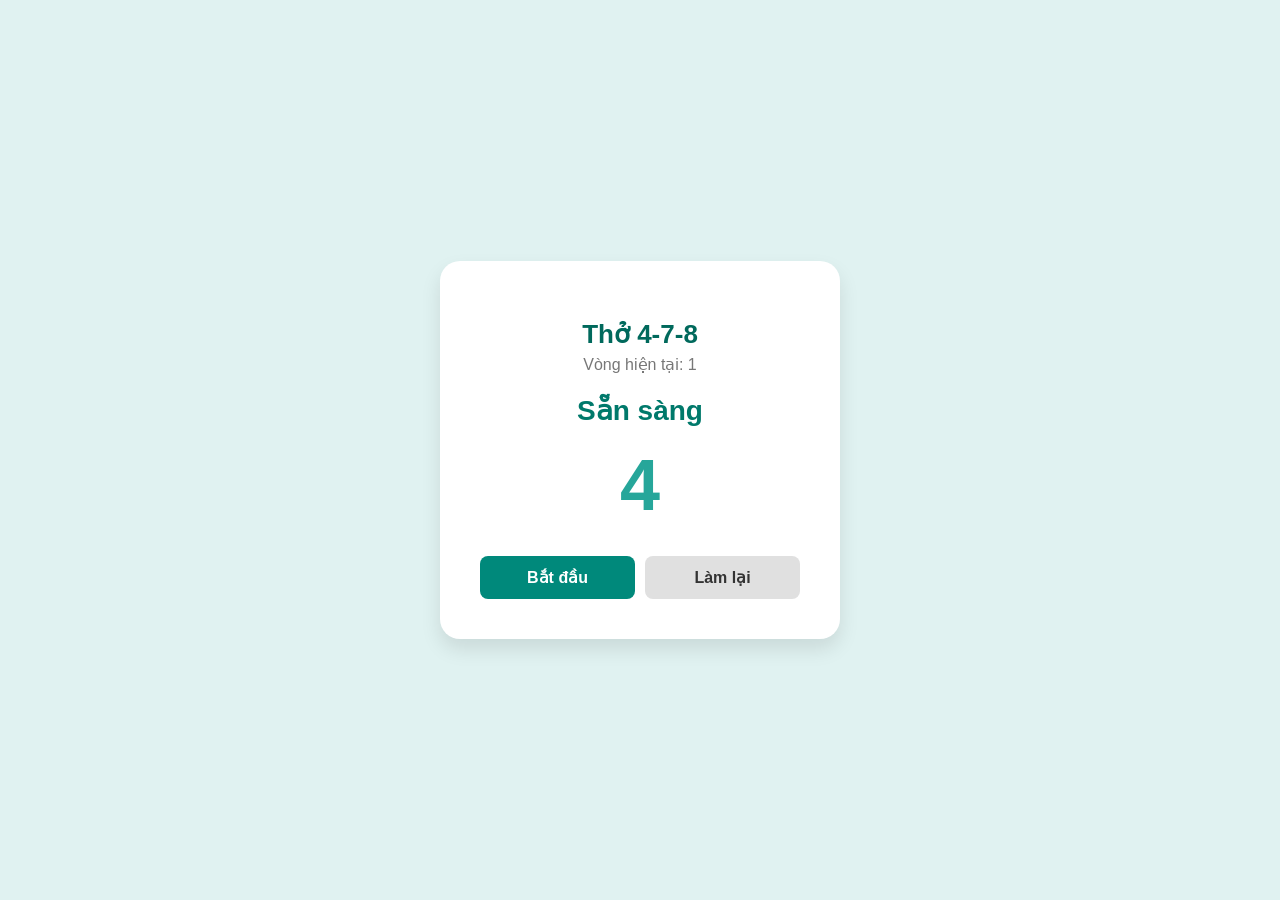
<file: index.html>
<!DOCTYPE html>
<html lang="vi">
<head>
    <meta charset="UTF-8">
    <meta name="viewport" content="width=device-width, initial-scale=1.0">
    <title>Ứng Dụng Thở 4-7-8</title>
    <style>
        /* Thiết lập giao diện màu sắc dịu nhẹ, giúp thư giãn */
        body {
            font-family: 'Segoe UI', Tahoma, Geneva, Verdana, sans-serif;
            display: flex;
            justify-content: center;
            align-items: center;
            height: 100vh;
            margin: 0;
            background-color: #e0f2f1; 
            color: #333;
        }
        .container {
            background-color: white;
            padding: 40px;
            border-radius: 20px;
            box-shadow: 0 10px 20px rgba(0,0,0,0.1);
            text-align: center;
            width: 320px;
        }
        h1 {
            font-size: 26px;
            margin-bottom: 5px;
            color: #00695c;
        }
        .round-info {
            font-size: 16px;
            color: #777;
            margin-bottom: 20px;
        }
        .instruction {
            font-size: 28px;
            font-weight: bold;
            margin-bottom: 10px;
            min-height: 40px;
            color: #00796b;
            transition: color 0.3s ease;
        }
        .timer {
            font-size: 72px;
            font-weight: bold;
            margin-bottom: 30px;
            color: #26a69a;
        }
        .controls {
            display: flex;
            justify-content: space-between;
            gap: 10px;
        }
        button {
            flex: 1;
            padding: 12px;
            font-size: 16px;
            border: none;
            border-radius: 8px;
            cursor: pointer;
            font-weight: bold;
            transition: background-color 0.3s;
        }
        #startPauseBtn {
            background-color: #00897b;
            color: white;
        }
        #startPauseBtn:hover {
            background-color: #00695c;
        }
        #restartBtn {
            background-color: #e0e0e0;
            color: #333;
        }
        #restartBtn:hover {
            background-color: #bdbdbd;
        }
    </style>
</head>
<body>

    <div class="container">
        <h1>Thở 4-7-8</h1>
        <div class="round-info">Vòng hiện tại: <span id="roundCount">1</span></div>
        
        <div class="instruction" id="instruction">Sẵn sàng</div>
        <div class="timer" id="timerDisplay">4</div>

        <div class="controls">
            <button id="startPauseBtn" onclick="toggleStartPause()">Bắt đầu</button>
            <button id="restartBtn" onclick="restartTimer()">Làm lại</button>
        </div>
    </div>

    <script>
        // Định nghĩa 3 giai đoạn của chu kỳ thở 4-7-8
        const phases = [
            { text: "Hít vào từ từ...", time: 4 },
            { text: "Giữ hơi thở...", time: 7 },
            { text: "Thở ra hoàn toàn...", time: 8 }
        ];

        let currentPhaseIndex = 0;
        let timeLeft = phases[currentPhaseIndex].time;
        let currentRound = 1;
        let isRunning = false;
        let timerInterval;

        // Kết nối với các phần tử HTML
        const instructionEl = document.getElementById('instruction');
        const timerDisplayEl = document.getElementById('timerDisplay');
        const roundCountEl = document.getElementById('roundCount');
        const startPauseBtn = document.getElementById('startPauseBtn');

        // Hàm cập nhật giao diện người dùng (UI)
        function updateUI() {
            // Nếu chưa bắt đầu lần nào thì hiện "Sẵn sàng"
            if (!isRunning && currentRound === 1 && currentPhaseIndex === 0 && timeLeft === phases[0].time) {
                instructionEl.innerText = "Sẵn sàng";
            } else {
                instructionEl.innerText = phases[currentPhaseIndex].text;
            }
            
            timerDisplayEl.innerText = timeLeft;
            roundCountEl.innerText = currentRound;
            
            // Thay đổi chữ trên nút Start/Pause
            if (isRunning) {
                startPauseBtn.innerText = "Tạm dừng";
                startPauseBtn.style.backgroundColor = "#ff9800"; // Đổi màu cam khi Pause
            } else {
                startPauseBtn.innerText = (timeLeft === phases[0].time && currentPhaseIndex === 0 && currentRound === 1) ? "Bắt đầu" : "Tiếp tục";
                startPauseBtn.style.backgroundColor = "#00897b"; // Màu xanh lam khi Play
            }
        }

        // Hàm xử lý đếm ngược thời gian mỗi giây
        function tick() {
            timeLeft--;

            if (timeLeft <= 0) {
                currentPhaseIndex++;
                
                // Nếu đã qua đủ 3 giai đoạn (Hít -> Giữ -> Thở)
                if (currentPhaseIndex >= phases.length) {
                    currentPhaseIndex = 0;
                    currentRound++; // Tăng số vòng đếm
                }
                
                // Reset thời gian cho giai đoạn tiếp theo
                timeLeft = phases[currentPhaseIndex].time;
            }
            updateUI();
        }

        // Hàm chuyển đổi giữa Bắt đầu (Start), Tạm dừng (Pause) và Tiếp tục (Resume)
        function toggleStartPause() {
            if (isRunning) {
                // Nếu đang chạy -> Xóa interval để dừng đếm
                clearInterval(timerInterval);
                isRunning = false;
            } else {
                // Nếu đang dừng -> Bắt đầu đếm mỗi 1000ms (1 giây)
                timerInterval = setInterval(tick, 1000);
                isRunning = true;
            }
            updateUI();
        }

        // Hàm làm lại từ đầu
        function restartTimer() {
            clearInterval(timerInterval); // Dừng đồng hồ
            isRunning = false;
            currentPhaseIndex = 0; // Quay về Hít vào
            currentRound = 1;      // Quay về Vòng 1
            timeLeft = phases[currentPhaseIndex].time;
            updateUI();
        }

        // Gọi UI lần đầu tiên để hiển thị khi trang vừa tải xong
        updateUI();
    </script>
</body>
</html>
</file>
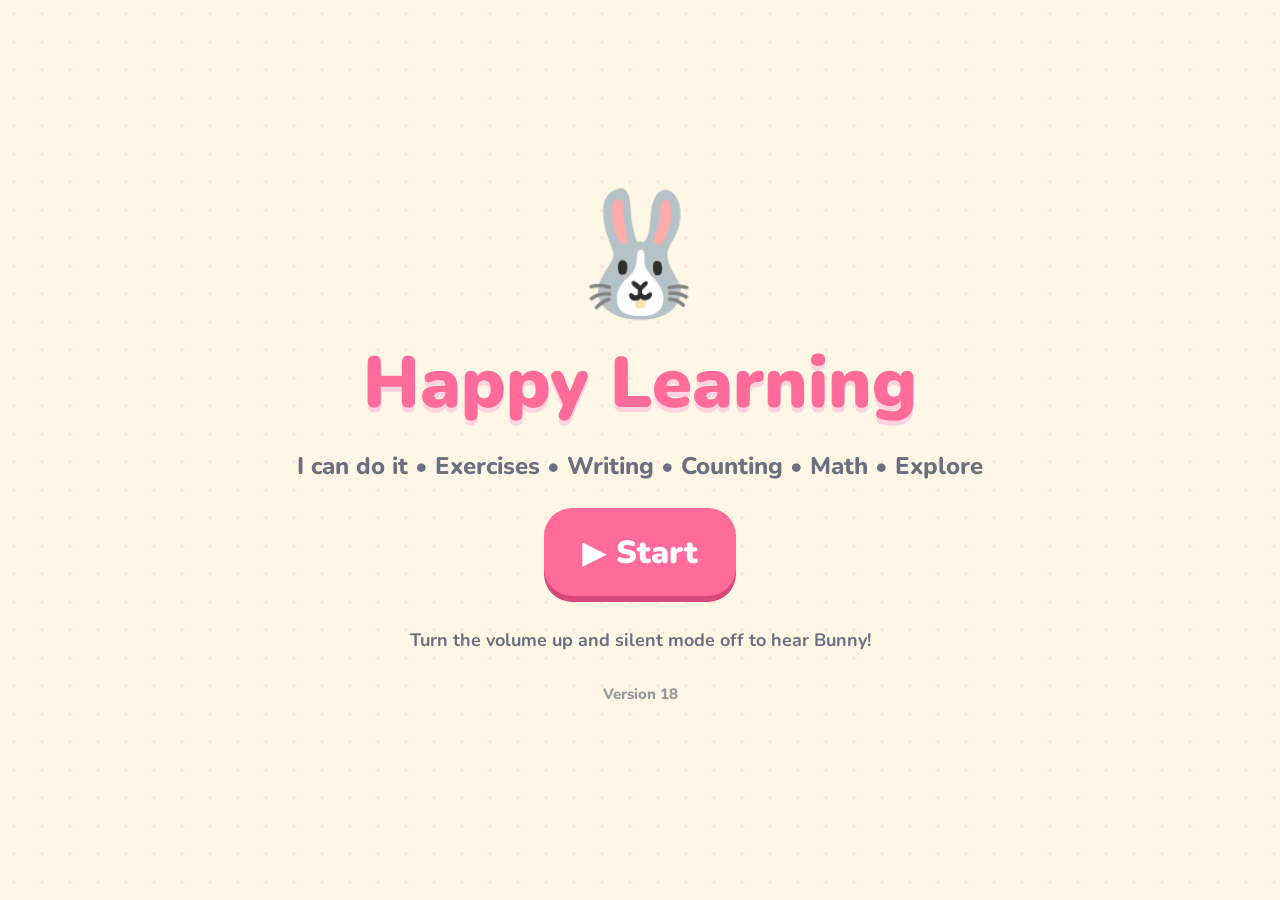
<file: be-vui-hoc/index.html>
<!DOCTYPE html>
<html lang="en">
<head>
  <meta charset="UTF-8">
  <meta name="viewport" content="width=device-width, initial-scale=1, maximum-scale=1, user-scalable=no, viewport-fit=cover">
  <title>Happy Learning</title>
  <meta name="description" content="Helps children do things by themselves, practice writing, counting and math, with a gentle voice guide.">
  <meta name="theme-color" content="#fff7e6">
  <meta name="apple-mobile-web-app-capable" content="yes">
  <meta name="mobile-web-app-capable" content="yes">
  <meta name="apple-mobile-web-app-title" content="Happy Learning">
  <meta name="apple-mobile-web-app-status-bar-style" content="default">
  <link rel="apple-touch-icon" href="icons/icon-180.png">
  <link rel="icon" type="image/png" href="icons/icon-192.png">
  <link rel="manifest" href="manifest.webmanifest">
  <link rel="preconnect" href="https://fonts.googleapis.com">
  <link rel="preconnect" href="https://fonts.gstatic.com" crossorigin>
  <link rel="stylesheet" href="https://fonts.googleapis.com/css2?family=Andika:wght@400;700&family=Nunito:wght@700;800;900&display=swap">
  <link rel="stylesheet" href="css/style.css">
</head>
<body data-screen="splash">
  <header id="topbar">
    <button id="homeBtn" class="icon-btn" aria-label="Home">🏠</button>
    <button id="backBtn" class="icon-btn" aria-label="Back">⬅️</button>
    <div id="bubble" role="button" aria-label="Hear again">
      <span class="mascot">🐰</span>
      <span class="title" id="title"></span>
      <span class="say" id="sayText"></span>
    </div>
    <div id="playPill" hidden></div>
    <div id="stars" aria-label="Stars"><span>⭐</span><b id="starCount">0</b></div>
  </header>
  <main id="app"></main>
  <div id="overlay"></div>
  <noscript>Happy Learning needs JavaScript to run.</noscript>
  <script type="module" src="js/app.js"></script>
</body>
</html>
</file>
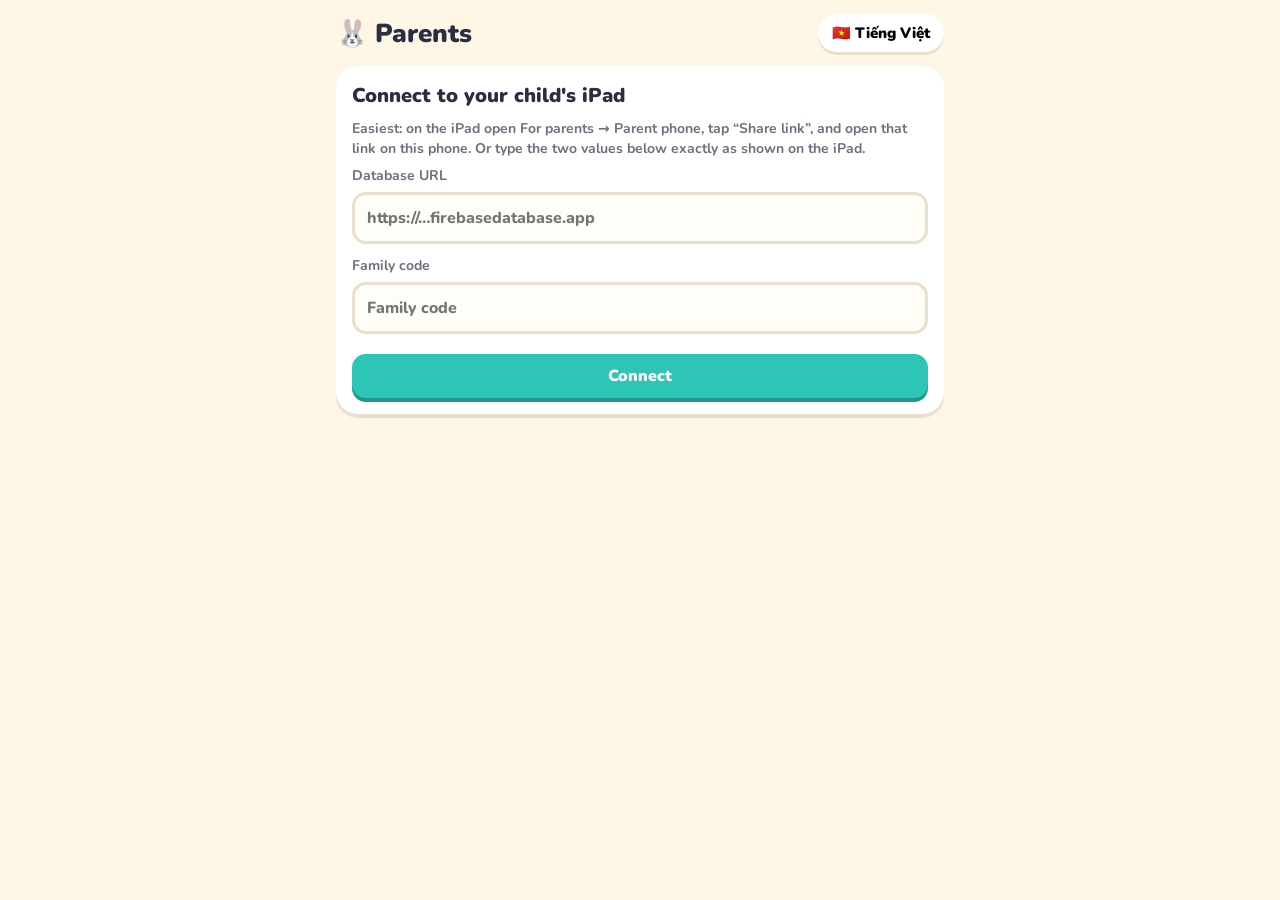
<file: be-vui-hoc/parent.html>
<!DOCTYPE html>
<html lang="en">
<head>
  <meta charset="UTF-8">
  <meta name="viewport" content="width=device-width, initial-scale=1, viewport-fit=cover">
  <title>Happy Learning – Parents</title>
  <meta name="theme-color" content="#fff7e6">
  <meta name="apple-mobile-web-app-capable" content="yes">
  <meta name="mobile-web-app-capable" content="yes">
  <meta name="apple-mobile-web-app-title" content="HL Parents">
  <link rel="apple-touch-icon" href="icons/icon-180.png">
  <link rel="icon" type="image/png" href="icons/icon-192.png">
  <link rel="stylesheet" href="https://fonts.googleapis.com/css2?family=Nunito:wght@700;800;900&display=swap">
  <link rel="stylesheet" href="css/parent.css">
</head>
<body>
  <main id="root"></main>
  <script type="module" src="js/parent.js"></script>
</body>
</html>
</file>
<file: be-vui-hoc/css/style.css>
/* ============ Bé Vui Học – giao diện cho iPad ============ */
:root {
  --bg: #fff7e6;
  --paper: #fffdf8;
  --ink: #2b2d42;
  --muted: #6c6f80;
  --line: #eadfca;

  --green: #2ec4b6;  --green-d: #1c9a8e;
  --orange: #ff9f1c; --orange-d: #d97f00;
  --blue: #4ea8de;   --blue-d: #2c7fb4;
  --pink: #ff6b9a;   --pink-d: #d6497a;
  --purple: #9b5de5; --purple-d: #7739c4;
  --yellow: #ffc94a; --yellow-d: #d9a21f;
  --red: #ef476f;    --red-d: #c32d52;

  --topbar: 80px;
  --font: 'Nunito', ui-rounded, 'SF Pro Rounded', system-ui, -apple-system, 'Segoe UI', sans-serif;
  --font-letter: 'Andika', 'Nunito', ui-rounded, system-ui, sans-serif;
  color-scheme: light;
}

* { box-sizing: border-box; -webkit-tap-highlight-color: transparent; }
html, body { margin: 0; height: 100%; overscroll-behavior: none; }
body {
  background: var(--bg);
  background-image: radial-gradient(rgba(255, 107, 154, .12) 2px, transparent 2px);
  background-size: 28px 28px;
  color: var(--ink);
  font-family: var(--font);
  font-weight: 800;
  -webkit-user-select: none; user-select: none;
  -webkit-touch-callout: none;
  touch-action: manipulation;
  overflow: hidden;
}
input, select, textarea { -webkit-user-select: auto; user-select: auto; font-family: inherit; }
button { font-family: inherit; color: inherit; }
[hidden] { display: none !important; }

/* ---------- Thanh trên cùng ---------- */
#topbar {
  position: fixed; inset: 0 0 auto 0; z-index: 20;
  height: calc(var(--topbar) + env(safe-area-inset-top));
  padding: env(safe-area-inset-top) calc(14px + env(safe-area-inset-right)) 0 calc(14px + env(safe-area-inset-left));
  display: flex; align-items: center; gap: 12px;
  background: #fff;
  box-shadow: 0 3px 0 rgba(0, 0, 0, .06);
}
body[data-screen="splash"] #topbar { display: none; }

.icon-btn {
  flex: none; width: 62px; height: 62px; border-radius: 20px; border: none;
  font-size: 32px; background: var(--bg); cursor: pointer;
  box-shadow: 0 5px 0 var(--line);
  display: grid; place-items: center;
  transition: transform .08s, box-shadow .08s;
}
.icon-btn:active { transform: translateY(4px); box-shadow: 0 1px 0 var(--line); }

#bubble { flex: 1; min-width: 0; display: flex; align-items: center; gap: 10px; cursor: pointer; }
#bubble .mascot { font-size: 46px; line-height: 1; flex: none; }
#bubble.speaking .mascot { animation: talk .5s ease-in-out infinite alternate; }
#bubble .title { font-size: 30px; font-weight: 900; white-space: nowrap; overflow: hidden; text-overflow: ellipsis; }
#bubble .say {
  display: none; position: relative;
  background: #fff1cc; border-radius: 18px; padding: 8px 16px;
  font-size: 21px; line-height: 1.25; font-weight: 800;
  overflow: hidden; display: none;
  -webkit-line-clamp: 2; -webkit-box-orient: vertical;
}
#bubble.speaking .title { display: none; }
#bubble.speaking .say { display: -webkit-box; }

#stars {
  flex: none; display: flex; align-items: center; gap: 6px;
  background: #fff1cc; border-radius: 999px; padding: 10px 18px;
  font-size: 28px; font-weight: 900;
}
#stars.bump { animation: bump .5s; }

/* ---------- Vùng nội dung ---------- */
#app {
  position: fixed; left: 0; right: 0; bottom: 0;
  top: calc(var(--topbar) + env(safe-area-inset-top));
  overflow-y: auto; -webkit-overflow-scrolling: touch;
  padding: 0 env(safe-area-inset-right) env(safe-area-inset-bottom) env(safe-area-inset-left);
}
body[data-screen="splash"] #app { top: 0; }
#app.fixed { overflow: hidden; }

/* ---------- Nút ---------- */
.btn {
  --c: var(--green); --cd: var(--green-d);
  font-weight: 900; font-size: 24px; color: #fff;
  border: none; border-radius: 22px; padding: 14px 26px; min-height: 64px;
  background: var(--c); box-shadow: 0 6px 0 var(--cd);
  display: inline-flex; align-items: center; justify-content: center; gap: 10px;
  cursor: pointer; transition: transform .08s, box-shadow .08s, opacity .2s;
}
.btn:active { transform: translateY(5px); box-shadow: 0 1px 0 var(--cd); }
.btn[disabled] { opacity: .4; pointer-events: none; }
.btn.big { font-size: 32px; min-height: 88px; padding: 18px 38px; border-radius: 28px; }
.btn.small { font-size: 20px; min-height: 52px; padding: 10px 18px; border-radius: 18px; }
.btn.orange { --c: var(--orange); --cd: var(--orange-d); }
.btn.blue   { --c: var(--blue);   --cd: var(--blue-d); }
.btn.pink   { --c: var(--pink);   --cd: var(--pink-d); }
.btn.purple { --c: var(--purple); --cd: var(--purple-d); }
.btn.yellow { --c: var(--yellow); --cd: var(--yellow-d); color: var(--ink); }
.btn.red    { --c: var(--red);    --cd: var(--red-d); }
.btn.ghost  { --c: #fff; --cd: var(--line); color: var(--ink); }
.btn.pulse { animation: pulse 1.2s ease-in-out infinite; }

.chips { display: flex; gap: 10px; flex-wrap: wrap; }
.chip {
  border: none; border-radius: 999px; padding: 10px 18px; font-size: 20px; font-weight: 900;
  background: #fff; box-shadow: 0 4px 0 var(--line); cursor: pointer;
}
.chip.big { font-size: 24px; padding: 14px 24px; }
.chip.on { background: var(--theme, var(--orange)); color: #fff; box-shadow: 0 4px 0 rgba(0,0,0,.18); }

/* ---------- Màn hình chào ---------- */
.splash {
  min-height: 100%; display: flex; flex-direction: column; align-items: center; justify-content: center;
  gap: 18px; padding: 30px; text-align: center;
}
.splash .logo { font-size: 120px; line-height: 1; animation: float 3s ease-in-out infinite; }
.splash h1 { font-size: 72px; margin: 0; font-weight: 900; color: var(--pink); text-shadow: 0 5px 0 #ffd3e2; }
.splash p { font-size: 24px; margin: 0 0 8px; color: var(--muted); }
.splash .pick-title { font-size: 28px; font-weight: 900; color: var(--ink); margin: 10px 0 6px; }
.lang-cards { display: grid; grid-template-columns: 1fr 1fr; gap: 26px; width: min(720px, 100%); }
.lang-card { min-height: 230px; }
.lang-card .emo { font-size: 96px; }
.lang-card .lbl { font-size: 40px; }
.lang-card .sub { font-size: 24px; }
.lang-card.last { animation: pulse 1.4s ease-in-out infinite; }
.splash .voice-note { max-width: 640px; font-size: 18px; line-height: 1.45; font-weight: 700; text-align: left; }
.splash .app-version { margin: 6px 0 0; font-size: 15px; color: var(--muted); opacity: .7; }
.splash .hint { margin-top: 14px; font-size: 18px; color: var(--muted); max-width: 560px; font-weight: 700; }

/* ---------- Menu & thẻ ---------- */
.menu { max-width: 1120px; margin: 0 auto; padding: 26px 24px 40px; }
.menu-head { display: flex; align-items: center; gap: 18px; margin-bottom: 22px; flex-wrap: wrap; }
.menu-head h2 { margin: 0; font-size: 40px; font-weight: 900; }
.menu-head p { margin: 4px 0 0; font-size: 22px; color: var(--muted); }
.cards { display: grid; grid-template-columns: repeat(auto-fill, minmax(230px, 1fr)); gap: 24px; }
.cards.two { grid-template-columns: 1fr 1fr; }
.menu h3.sec { font-size: 28px; margin: 30px 0 16px; font-weight: 900; }
.cards.three { grid-template-columns: repeat(auto-fit, minmax(220px, 1fr)); }
.card {
  --c: var(--green); --cd: var(--green-d);
  position: relative; border: none; cursor: pointer; color: #fff;
  background: var(--c); box-shadow: 0 8px 0 var(--cd);
  border-radius: 30px; padding: 24px 16px; min-height: 210px;
  display: flex; flex-direction: column; align-items: center; justify-content: center; gap: 8px; text-align: center;
  transition: transform .08s, box-shadow .08s;
}
.card:active { transform: translateY(6px); box-shadow: 0 2px 0 var(--cd); }
.card .emo { font-size: 88px; line-height: 1; filter: drop-shadow(0 4px 0 rgba(0,0,0,.12)); }
.card .lbl { font-size: 30px; font-weight: 900; }
.card .sub { font-size: 19px; opacity: .92; font-weight: 800; }
.card .badge {
  position: absolute; top: 12px; right: 14px; background: #fff; color: var(--ink);
  border-radius: 999px; padding: 4px 12px; font-size: 18px;
}
.card.tall { min-height: 300px; }
.card.tall .emo { font-size: 120px; }
.card.green  { --c: var(--green);  --cd: var(--green-d); }
.card.orange { --c: var(--orange); --cd: var(--orange-d); }
.card.blue   { --c: var(--blue);   --cd: var(--blue-d); }
.card.pink   { --c: var(--pink);   --cd: var(--pink-d); }
.card.purple { --c: var(--purple); --cd: var(--purple-d); }
.card.yellow { --c: var(--yellow); --cd: var(--yellow-d); color: var(--ink); }
.card.red    { --c: var(--red);    --cd: var(--red-d); }
.card.white  { --c: #fff; --cd: var(--line); color: var(--ink); }

.home-hello { display: flex; align-items: center; gap: 16px; margin: 6px 0 24px; }
.home-hello .wave { font-size: 64px; animation: wave 2s ease-in-out infinite; transform-origin: 70% 80%; }
.home-hello h2 { margin: 0; font-size: 42px; font-weight: 900; }
.home-hello p { margin: 2px 0 0; font-size: 22px; color: var(--muted); }
.home-cards { grid-template-columns: repeat(3, 1fr); }
.home-cards .card { min-height: 185px; padding: 16px 12px; }
.home-cards .card .emo { font-size: 76px; }
.home-row { display: grid; grid-template-columns: 1fr 1fr; gap: 24px; margin-top: 26px; }
.home-row .card .sub { font-size: 17px; }
.home-row .card { min-height: 96px; flex-direction: row; gap: 16px; }
.home-row .card .emo { font-size: 60px; }
.home-row .card .lbl { font-size: 26px; }
.hold-ring { position: relative; }
.hold-ring::after {
  content: ''; position: absolute; left: 0; bottom: 0; height: 8px; width: 0; border-radius: 0 0 30px 30px;
  background: var(--purple);
}
.hold-ring.holding::after { width: 100%; transition: width 2s linear; }

.progress-bar { height: 22px; background: #fff; border-radius: 999px; box-shadow: inset 0 2px 0 rgba(0,0,0,.06); overflow: hidden; }
.progress-bar > i { display: block; height: 100%; width: 0; background: var(--theme, var(--green)); border-radius: 999px; transition: width .5s; }

/* ---------- Khung hoạt động chung ---------- */
.play { height: 100%; display: flex; flex-direction: column; padding: 18px 22px 22px; gap: 16px; }
.play-head { display: flex; align-items: center; justify-content: space-between; gap: 14px; flex-wrap: wrap; }
.play-body { flex: 1; min-height: 0; display: flex; gap: 20px; }
.dots { display: flex; gap: 8px; }
.dots i { width: 22px; height: 22px; border-radius: 50%; background: #fff; box-shadow: inset 0 2px 0 rgba(0,0,0,.08); }
.dots i.done { background: var(--yellow); box-shadow: 0 0 0 3px #fff; }
.dots i.cur { background: var(--theme, var(--orange)); }
.panel { background: var(--paper); border-radius: 30px; box-shadow: 0 6px 0 var(--line); }

/* ---------- Tự lập ---------- */
.routine-tiles { display: grid; grid-template-columns: repeat(auto-fill, minmax(200px, 1fr)); gap: 20px; }
.tile {
  position: relative; border: none; cursor: pointer; background: #fff; border-radius: 26px;
  box-shadow: 0 7px 0 var(--line); padding: 20px 12px; min-height: 180px;
  display: flex; flex-direction: column; align-items: center; justify-content: center; gap: 10px;
  transition: transform .08s, box-shadow .08s;
}
.tile:active { transform: translateY(5px); box-shadow: 0 2px 0 var(--line); }
.tile .emo { font-size: 72px; line-height: 1; }
.tile .lbl { font-size: 24px; font-weight: 900; text-align: center; }
.tile-stars { background: #fff1cc; border-radius: 999px; padding: 2px 12px; font-size: 20px; }
.tile.wait { background: #fff1cc; box-shadow: 0 7px 0 #e6c97a; }
.tile.wait::after { content: '⏳'; position: absolute; top: 10px; right: 12px; font-size: 32px; }
.tile.redo { background: #ffe1e8; box-shadow: 0 7px 0 #f3b3c2; }
.tile.redo::after { content: '↩️'; position: absolute; top: 10px; right: 12px; font-size: 32px; }
.task .redo-note { background: #ffe1e8; }
#playPill { flex: none; background: var(--pink); color: #fff; border-radius: 999px; padding: 10px 16px; font-size: 24px; font-weight: 900; font-family: var(--font-letter); }
.tile.done { background: #dcfff6; box-shadow: 0 7px 0 #a4ead9; }
.tile.done::after {
  content: '✅'; position: absolute; top: 10px; right: 12px; font-size: 34px;
}

.task { min-height: 100%; display: flex; flex-direction: column; align-items: center; justify-content: center; gap: 18px; padding: 20px; text-align: center; }
.task .emo { font-size: 150px; line-height: 1; animation: wiggle 2.4s ease-in-out infinite; }
.task h2 { font-size: 46px; margin: 0; font-weight: 900; }
.task .goal { margin: 0; max-width: 640px; background: #dcfff6; border-radius: 18px; padding: 10px 18px; font-size: 24px; line-height: 1.3; }
.task-stars { margin: 0; font-size: 28px; font-weight: 900; }
.clock { display: flex; align-items: center; gap: 16px; background: #fff; border-radius: 22px; padding: 10px 20px; box-shadow: 0 5px 0 var(--line); font-size: 40px; }
.clock-face { font-family: var(--font-letter); font-size: 52px; min-width: 150px; text-align: center; }
.clock.over { background: #ffe1e8; }
.steps { list-style: none; margin: 0; padding: 0; display: flex; flex-direction: column; gap: 12px; width: min(640px, 100%); }
.steps li {
  display: flex; align-items: center; gap: 16px; background: #fff; border-radius: 22px; padding: 14px 20px;
  font-size: 26px; text-align: left; box-shadow: 0 5px 0 var(--line); transition: transform .3s, background .3s;
}
.steps li b {
  flex: none; width: 46px; height: 46px; border-radius: 50%; background: var(--line); display: grid; place-items: center; font-size: 24px;
}
.steps li.now { background: #fff1cc; transform: scale(1.04); }
.steps li.now b { background: var(--orange); color: #fff; }
.row { display: flex; gap: 16px; flex-wrap: wrap; justify-content: center; }

.guide { height: 100%; display: grid; grid-template-rows: auto 1fr auto; padding: 18px 22px 24px; gap: 14px; }
.guide-main { display: flex; align-items: center; justify-content: center; gap: 40px; flex-wrap: wrap; text-align: center; min-height: 0; }
.guide-emo { font-size: min(26vh, 200px); line-height: 1; animation: wiggle 1.6s ease-in-out infinite; }
.guide-text { font-size: 40px; font-weight: 900; max-width: 620px; margin: 10px 0 0; }
.ring { position: relative; width: 210px; height: 210px; }
.ring svg { width: 100%; height: 100%; transform: rotate(-90deg); }
.ring circle { fill: none; stroke-width: 18; }
.ring .bg { stroke: #fff; }
.ring .fg { stroke: var(--theme, var(--green)); stroke-linecap: round; transition: stroke-dashoffset 1s linear; }
.ring .num { position: absolute; inset: 0; display: grid; place-items: center; font-size: 72px; font-weight: 900; }

.tidy { height: 100%; display: flex; flex-direction: column; padding: 16px 20px 20px; gap: 16px; }
.room {
  position: relative; flex: 1; min-height: 0; border-radius: 30px; overflow: hidden;
  background: linear-gradient(#ffeccc 0 62%, #e7c49a 62% 100%);
  box-shadow: inset 0 0 0 6px #fff;
}
.room .win { position: absolute; top: 8%; left: 8%; font-size: 60px; opacity: .8; }
.toy {
  position: absolute; font-size: 68px; line-height: 1; cursor: grab; touch-action: none;
  filter: drop-shadow(0 6px 4px rgba(0,0,0,.18)); transition: transform .25s; z-index: 2;
}
.toy.drag { transition: none; z-index: 10; filter: drop-shadow(0 16px 10px rgba(0,0,0,.25)); }
.bins { display: grid; grid-template-columns: repeat(4, 1fr); gap: 16px; }
.bin {
  background: #fff; border-radius: 26px; box-shadow: 0 7px 0 var(--line); padding: 12px; text-align: center;
  display: flex; flex-direction: column; align-items: center; gap: 4px; transition: transform .15s, background .15s;
}
.bin .emo { font-size: 64px; line-height: 1; }
.bin .lbl { font-size: 22px; }
.bin .got { font-size: 30px; min-height: 36px; letter-spacing: -6px; }
.bin.hot { background: #fff1cc; transform: scale(1.06); }
.bin.yay { animation: bump .5s; }

/* ---------- Tập viết ---------- */
.letter-grid { display: grid; grid-template-columns: repeat(auto-fill, minmax(118px, 1fr)); gap: 16px; }
.ltile {
  border: none; background: #fff; border-radius: 24px; box-shadow: 0 6px 0 var(--line); cursor: pointer;
  aspect-ratio: 1; display: flex; flex-direction: column; align-items: center; justify-content: center; gap: 2px;
}
.ltile:active { transform: translateY(4px); box-shadow: 0 2px 0 var(--line); }
.ltile .ch { font-family: var(--font-letter); font-weight: 700; font-size: 64px; line-height: 1.1; }
.ltile .st { font-size: 16px; letter-spacing: 1px; min-height: 20px; }
.ltile.has { background: #fff8e2; }

.trace { height: 100%; display: grid; gap: 16px; padding: 16px 20px 20px; grid-template-rows: auto 1fr auto; }
.trace-info { display: flex; align-items: center; gap: 16px; }
.trace-info .big {
  font-family: var(--font-letter); font-weight: 700; font-size: 88px; line-height: 1; min-width: 100px; text-align: center;
  color: var(--orange);
}
.trace-info .ex { flex: 1; display: flex; align-items: center; gap: 12px; font-size: 30px; min-width: 0; }
.trace-info .ex .e { font-size: 56px; line-height: 1; }
.trace-info .ex .w { font-family: var(--font-letter); font-weight: 700; }
.board {
  position: relative; min-height: 0; border-radius: 30px; background: var(--paper);
  box-shadow: 0 6px 0 var(--line), inset 0 0 0 4px #fff; overflow: hidden;
}
.board canvas { position: absolute; inset: 0; }
.board canvas.ink { touch-action: none; cursor: crosshair; }
.trace-tools { display: flex; align-items: center; justify-content: space-between; gap: 14px; flex-wrap: wrap; }
.colors { display: flex; gap: 10px; }
.colors button {
  width: 50px; height: 50px; border-radius: 50%; border: 5px solid #fff; box-shadow: 0 3px 0 var(--line); cursor: pointer;
}
.colors button.on { transform: scale(1.18); box-shadow: 0 0 0 3px var(--ink); }
.trace-side { display: flex; flex-direction: column; gap: 14px; }

@media (orientation: landscape) and (min-width: 900px) {
  .trace { grid-template-columns: 290px 1fr; grid-template-rows: 1fr; }
  .trace-side { grid-column: 1; grid-row: 1; justify-content: space-between; }
  .trace-info { flex-direction: column; align-items: stretch; text-align: center; }
  .trace-info .big { font-size: 96px; }
  .trace-info .ex { justify-content: center; flex-wrap: wrap; font-size: 26px; }
  .trace-info .ex .e { font-size: 44px; }
  .trace-side { gap: 12px; }
  .trace-tools { flex-direction: column; align-items: stretch; gap: 12px; }
  .trace-tools .colors { justify-content: center; gap: 6px; }
  .trace-tools .colors button { width: 40px; height: 40px; border-width: 4px; }
  .trace-tools .row { display: grid; grid-template-columns: 1fr 1fr; gap: 10px; }
  .trace-tools .btn { width: 100%; }
  .trace-tools .btn.small { font-size: 18px; padding: 8px 6px; white-space: nowrap; }
  .trace-tools .btn.big { min-height: 76px; }
  .board { grid-column: 2; grid-row: 1; }
}

/* ---------- Học đếm ---------- */
.objs {
  display: grid; grid-template-columns: repeat(var(--cols), 1fr); grid-template-rows: repeat(var(--rows), 1fr);
  width: 100%; height: 100%; place-items: center;
}
.obj {
  position: relative; border: none; background: none; padding: 0; line-height: 1; cursor: pointer;
  font-size: var(--size, 60px); transition: transform .15s, opacity .3s, filter .3s;
}
.obj:active { transform: scale(.9); }
.obj .badge {
  position: absolute; right: -6px; top: -6px; min-width: .55em; height: .55em; padding: 0 .1em;
  border-radius: 999px; background: var(--blue); color: #fff; font-size: .42em; font-weight: 900;
  display: grid; place-items: center; box-shadow: 0 0 0 3px #fff; animation: pop .3s;
}
.obj.counted { transform: scale(1.06); }
.obj.lit { animation: bump .45s; }
.obj.gone .e { opacity: .3; filter: grayscale(1); }
.obj.gone::after { content: '✖'; position: absolute; inset: 0; display: grid; place-items: center; color: var(--red); font-size: .75em; font-weight: 900; }

.stage { flex: 1; min-width: 0; min-height: 0; padding: 18px; display: flex; }
.answers { display: flex; gap: 18px; justify-content: center; align-items: center; }
.ans {
  border: none; cursor: pointer; width: 130px; height: 130px; border-radius: 34px; background: #fff;
  font-family: var(--font-letter); font-weight: 700; font-size: 76px; box-shadow: 0 8px 0 var(--line);
  transition: transform .08s, box-shadow .08s, background .2s;
}
.ans:active { transform: translateY(6px); box-shadow: 0 2px 0 var(--line); }
.ans.right { background: var(--green); color: #fff; box-shadow: 0 8px 0 var(--green-d); }
.ans.wrong { animation: shake .4s; opacity: .35; pointer-events: none; }
.count-body { flex-direction: column; }
@media (orientation: landscape) {
  .count-body { flex-direction: row; }
  .count-body .answers { flex-direction: column; }
}

.cmp { display: grid; grid-template-columns: 1fr 1fr; gap: 22px; width: 100%; }
.cmp .side {
  border: none; cursor: pointer; background: var(--paper); border-radius: 30px; box-shadow: 0 7px 0 var(--line);
  padding: 16px; min-height: 0; display: flex; transition: transform .1s, background .2s;
}
.cmp .side:active { transform: translateY(5px); }
.cmp .side.right { background: #dcfff6; box-shadow: 0 7px 0 #a4ead9; }
.cmp .side.wrong { animation: shake .4s; }

.math-eq { display: flex; align-items: center; justify-content: center; gap: 18px; font-family: var(--font-letter); font-weight: 700; font-size: 80px; }
.math-eq .q { display: inline-grid; place-items: center; min-width: 110px; height: 110px; border-radius: 26px; background: #fff; box-shadow: 0 6px 0 var(--line); color: var(--blue); }
.math-groups { display: flex; align-items: stretch; justify-content: center; gap: 18px; flex: 1; min-height: 0; width: 100%; }
.grp { flex: 1; min-width: 0; min-height: 0; padding: 12px; display: flex; }
.math-groups .op { align-self: center; font-size: 70px; font-weight: 900; color: var(--muted); }

.bubbles { flex: 1; display: flex; flex-wrap: wrap; align-content: center; justify-content: center; gap: 26px; padding: 10px; }
.bubble-num {
  --c: var(--blue);
  border: none; cursor: pointer; width: 150px; height: 150px; border-radius: 50%;
  background: radial-gradient(circle at 32% 28%, rgba(255,255,255,.75) 0 12%, transparent 13%), var(--c);
  color: #fff; font-family: var(--font-letter); font-weight: 700; font-size: 74px;
  box-shadow: 0 8px 0 rgba(0,0,0,.15); animation: float 3s ease-in-out infinite;
}
.bubble-num.popped { animation: popout .45s forwards; }
.bubble-num.wrong { animation: shake .4s; }

.numcard { display: flex; align-items: center; justify-content: center; gap: 30px; flex: 1; min-height: 0; flex-wrap: wrap; }
.numcard .num {
  font-family: var(--font-letter); font-weight: 700; font-size: min(34vh, 260px); line-height: 1; color: var(--blue);
  text-shadow: 0 8px 0 #d6ecfa;
}
.numcard .word { font-size: 46px; font-weight: 900; text-align: center; }
.numcard .objs-wrap { width: min(560px, 90vw); height: min(46vh, 420px); }

/* ---------- Nhãn dán ---------- */
.sticker-grid { display: grid; grid-template-columns: repeat(auto-fill, minmax(120px, 1fr)); gap: 16px; }
.sticker {
  border: none; aspect-ratio: 1; border-radius: 26px; background: #fff; box-shadow: 0 6px 0 var(--line);
  font-size: 66px; display: grid; place-items: center; cursor: pointer;
}
.sticker.locked { background: #f1e9da; color: #c9b99b; font-size: 48px; }

/* ---------- Phụ huynh ---------- */
.parents { max-width: 860px; margin: 0 auto; padding: 24px 24px 60px; display: flex; flex-direction: column; gap: 20px; }
.box { background: #fff; border-radius: 26px; padding: 22px 24px; box-shadow: 0 6px 0 var(--line); }
.box h3 { margin: 0 0 14px; font-size: 26px; font-weight: 900; }
.box p, .box li { font-size: 19px; line-height: 1.5; font-weight: 700; color: #444; }
.field { display: flex; align-items: center; gap: 14px; margin: 12px 0; flex-wrap: wrap; font-size: 20px; }
.field > label { min-width: 180px; }
.field input[type=text], .field select {
  flex: 1; min-width: 220px; font-size: 20px; padding: 12px 14px; border-radius: 14px; border: 3px solid var(--line); background: var(--paper);
}
.field input[type=range] { flex: 1; min-width: 200px; accent-color: var(--purple); height: 30px; }
.stat-grid { display: grid; grid-template-columns: repeat(auto-fill, minmax(170px, 1fr)); gap: 14px; }
.stat { background: var(--bg); border-radius: 20px; padding: 14px; text-align: center; }
.stat b { display: block; font-size: 38px; }
.stat span { font-size: 17px; color: var(--muted); }
.warn { background: #fff1cc; border-radius: 18px; padding: 12px 16px; }

/* ---------- Lớp phủ (chúc mừng) ---------- */
#overlay {
  position: fixed; inset: 0; z-index: 50; display: none; align-items: center; justify-content: center;
  background: rgba(43, 45, 66, .45); padding: 24px;
}
#overlay.show { display: flex; animation: fade .2s; }
.dialog {
  background: #fff; border-radius: 36px; padding: 34px 40px; max-width: 620px; width: 100%;
  text-align: center; box-shadow: 0 12px 0 rgba(0,0,0,.15); animation: popin .35s cubic-bezier(.2, 1.6, .5, 1);
}
.dialog .emo { font-size: 130px; line-height: 1; animation: wiggle 1.5s ease-in-out infinite; }
.dialog h2 { font-size: 44px; margin: 10px 0 6px; font-weight: 900; }
.dialog p { font-size: 24px; margin: 0 0 22px; color: var(--muted); }
.dialog .row { margin-top: 10px; }

.fx { position: fixed; z-index: 60; pointer-events: none; line-height: 1; }
.toast {
  position: fixed; left: 50%; top: 42%; z-index: 55; pointer-events: none;
  transform: translate(-50%, -50%); font-size: 64px; font-weight: 900; color: #fff;
  -webkit-text-stroke: 2px rgba(0,0,0,.15);
  text-shadow: 0 6px 0 var(--orange-d), 0 0 30px rgba(255,159,28,.6);
  animation: toast 1.4s forwards; white-space: nowrap;
}

/* ---------- Hiệu ứng ---------- */
@keyframes talk { from { transform: rotate(-6deg) scale(1); } to { transform: rotate(6deg) scale(1.08); } }
@keyframes bump { 0%,100% { transform: scale(1); } 40% { transform: scale(1.25); } }
@keyframes pulse { 0%,100% { transform: scale(1); } 50% { transform: scale(1.06); } }
@keyframes float { 0%,100% { transform: translateY(0); } 50% { transform: translateY(-12px); } }
@keyframes wiggle { 0%,100% { transform: rotate(0); } 25% { transform: rotate(-6deg); } 75% { transform: rotate(6deg); } }
@keyframes wave { 0%,60%,100% { transform: rotate(0); } 10%,30% { transform: rotate(18deg); } 20%,40% { transform: rotate(-10deg); } }
@keyframes shake { 0%,100% { transform: translateX(0); } 20%,60% { transform: translateX(-12px); } 40%,80% { transform: translateX(12px); } }
@keyframes pop { from { transform: scale(0); } to { transform: scale(1); } }
@keyframes popin { from { transform: scale(.6); opacity: 0; } to { transform: scale(1); opacity: 1; } }
@keyframes popout { 40% { transform: scale(1.3); } 100% { transform: scale(0); opacity: 0; } }
@keyframes fade { from { opacity: 0; } to { opacity: 1; } }
@keyframes toast { 0% { opacity: 0; transform: translate(-50%, -30%) scale(.6); } 20% { opacity: 1; transform: translate(-50%, -50%) scale(1.1); } 75% { opacity: 1; transform: translate(-50%, -55%) scale(1); } 100% { opacity: 0; transform: translate(-50%, -80%) scale(.9); } }

/* ---------------- Học toán: nhân, chia ---------------- */
.math-many {
  display: grid; grid-template-columns: repeat(var(--n), 1fr); grid-auto-rows: 1fr; gap: 12px;
  flex: 1; min-height: 0; width: 100%;
}
.math-div { display: flex; flex-direction: column; gap: 12px; flex: 1; min-height: 0; width: 100%; }
.math-div .grp.total { flex: 0 0 38%; }
.share { flex-direction: column; align-items: center; gap: 4px; }
.share .friend { font-size: 44px; line-height: 1; }
.share-box { position: relative; flex: 1; width: 100%; min-height: 0; display: flex; }
.share-q { position: absolute; inset: 0; display: grid; place-items: center; font-size: 60px; color: var(--muted); font-family: var(--font-letter); }

/* ---------------- Khám phá: câu đố chung ---------------- */
.quiz-body { flex: 1; min-height: 0; display: flex; flex-direction: column; align-items: center; justify-content: center; gap: 24px; text-align: center; }
.quiz-emo { font-size: 110px; line-height: 1; }
.quiz-emo.big { font-size: min(28vh, 220px); animation: wiggle 2s ease-in-out infinite; }
.quiz-q { font-size: 44px; margin: 0; font-weight: 900; cursor: pointer; }
.ans.word { width: auto; min-width: 230px; height: 110px; padding: 0 30px; font-size: 36px; font-family: var(--font); font-weight: 900; }

/* ---------------- Ngày tháng ---------------- */
.cal-wrap { display: flex; flex-direction: column; align-items: center; gap: 18px; }
.cal-label { margin: 0; font-size: 40px; font-weight: 900; }
.cal { width: min(420px, 90vw); background: #fff; border-radius: 34px; overflow: hidden; box-shadow: 0 10px 0 var(--line); text-align: center; cursor: pointer; }
.cal-week { background: var(--pink); color: #fff; font-size: 44px; font-weight: 900; padding: 14px; }
.cal-day { font-family: var(--font-letter); font-size: 180px; line-height: 1.15; font-weight: 700; }
.cal-month { font-size: 32px; padding-bottom: 18px; color: var(--muted); }
.date-grid { grid-template-columns: repeat(auto-fill, minmax(180px, 1fr)); gap: 18px; }
.date-tile { min-height: 150px; padding: 14px 8px; transition: transform .2s; }
.date-tile .emo { font-size: 52px; }
.date-tile .lbl { font-size: 25px; }
.date-tile.today { outline: 6px solid var(--ink); outline-offset: 3px; }
.date-tile.lit { transform: scale(1.1); }
.date-tile .badge { top: auto; bottom: -14px; right: 50%; transform: translateX(50%); white-space: nowrap; box-shadow: 0 0 0 3px var(--ink); font-size: 16px; }

/* ---------------- Ngày và đêm ---------------- */
.sky { position: relative; flex: 1; min-height: 0; border-radius: 30px; overflow: hidden; transition: background 1s; box-shadow: inset 0 0 0 6px #fff; }
.orb { position: absolute; font-size: min(18vh, 140px); line-height: 1; transform: translateX(-50%); transition: left 1.2s, top 1.2s; cursor: pointer; }
.stars { position: absolute; top: 8%; left: 0; right: 0; text-align: center; font-size: 36px; letter-spacing: 36px; opacity: 0; transition: opacity 1s; }
.sky.night .stars { opacity: 1; }
.ground {
  position: absolute; left: 0; right: 0; bottom: 0; height: 30%; background: #8fd694; transition: background 1s;
  display: flex; align-items: flex-end; justify-content: space-around; font-size: min(14vh, 110px); line-height: 1; padding-bottom: 12px;
}
.sky.night .ground { background: #3f6b5a; }
.act { animation: float 2.5s ease-in-out infinite; }
.sky-tag { position: absolute; top: 18px; left: 18px; background: rgba(255,255,255,.88); border-radius: 999px; padding: 8px 20px; font-size: 26px; font-weight: 900; }

/* ---------------- Trái và phải ---------------- */
.lr { flex: 1; min-height: 0; display: grid; grid-template-columns: 1fr 1fr; gap: 20px; }
.lr-half {
  border: none; border-radius: 30px; cursor: pointer; color: #fff;
  display: flex; flex-direction: column; align-items: center; justify-content: center; gap: 8px;
}
.lr-half.left { background: var(--pink); box-shadow: 0 8px 0 var(--pink-d); }
.lr-half.right { background: var(--blue); box-shadow: 0 8px 0 var(--blue-d); }
.lr-half.lit { animation: bump .5s; }
.lr-arrow { font-size: 84px; line-height: 1; }
.lr-animal { font-size: min(22vh, 170px); line-height: 1; }
.lr-name { font-size: 46px; font-weight: 900; }
.lr-stage {
  display: grid; grid-template-columns: 1fr 1fr 1fr; align-items: center; justify-items: center;
  width: 100%; max-width: 940px; min-height: 36vh; padding: 20px;
  background: var(--paper); border-radius: 30px; box-shadow: 0 6px 0 var(--line);
}
.lr-pick { border: none; background: none; padding: 0; font-size: min(22vh, 170px); line-height: 1; cursor: pointer; transition: transform .8s; }
.lr-pick.still { cursor: default; }
.lr-pick.right { animation: bump .5s; }
.lr-pick.wrong { animation: shake .4s; }
.lr-goal { font-size: 90px; line-height: 1; }

/* ---------------- Trang chính: nền trời theo buổi + việc cần làm theo giờ ---------------- */
.home { min-height: 100%; display: flex; flex-direction: column; gap: 14px; padding: 18px 22px 16px; transition: background 1s; }
.home.sky-morning   { background: linear-gradient(#ffd7a8, #cfeaff 55%, #fff7e6); }
.home.sky-noon      { background: linear-gradient(#6fc2ff, #d8f1ff 60%, #fff7e6); }
.home.sky-afternoon { background: linear-gradient(#ff9d5c, #ffd3a3 55%, #fff1dc); }
.home.sky-night     { background: linear-gradient(#141b45, #3b3f80 60%, #5d5a9c); }
.home-top { display: flex; align-items: center; gap: 18px; }
.home-orb { font-size: 92px; line-height: 1; animation: float 4s ease-in-out infinite; filter: drop-shadow(0 4px 10px rgba(0,0,0,.12)); }
.home-day { flex: 1; min-width: 0; }
.home-day h1 { margin: 0; font-size: 68px; line-height: 1.05; font-weight: 900; }
.home-day p { margin: 4px 0 0; font-size: 24px; font-weight: 800; opacity: .85; }
.home-clock { flex: none; font-family: var(--font-letter); font-weight: 700; font-size: 44px; background: rgba(255,255,255,.75); border-radius: 22px; padding: 8px 20px; color: var(--ink); }
.home.sky-night .home-day { color: #fff; }
.home.sky-night .home-top::after { content: '✨ ⭐ ✨'; font-size: 26px; letter-spacing: 10px; opacity: .8; order: 2; }
.home.sky-night .home-clock { order: 3; }

.timeline { flex: 1; min-height: 0; display: grid; grid-template-columns: repeat(var(--cols), minmax(0, 1fr)); gap: 16px; align-items: start; }
.tl-col { background: rgba(255,255,255,.88); border-radius: 26px; padding: 12px; box-shadow: 0 6px 0 rgba(0,0,0,.08); display: flex; flex-direction: column; gap: 8px; }
.tl-col.done { background: rgba(220,255,246,.92); }
.tl-col h3 { margin: 2px 6px 4px; font-size: 24px; font-weight: 900; display: flex; justify-content: space-between; align-items: center; }
.tl-col h3 { gap: 10px; }
.tl-col h3 span { font-size: 18px; color: var(--muted); }
.tl-col h3 .tl-by { margin-left: auto; background: #efe6ff; color: var(--purple-d); border-radius: 999px; padding: 3px 12px; font-size: 17px; white-space: nowrap; }
.tl-col h3 .tl-by.soon { background: var(--pink); color: #fff; animation: pulse 1.2s ease-in-out infinite; }
.tl-col.done h3 .tl-by { background: #b9f3e3; color: #137a6f; }
.tl-col.over h3 .tl-by { background: #e9e4dc; color: var(--muted); }
.tl-col.current { box-shadow: 0 0 0 4px #fff, 0 6px 0 rgba(0,0,0,.08); }
.tl-row.missed { background: #f1ece4; }
.tl-row.missed .tl-title { opacity: .55; }
.tl-row {
  display: flex; align-items: center; gap: 10px; width: 100%; text-align: left; border: none; cursor: pointer; font-family: inherit; color: inherit;
  background: #fff; border-radius: 18px; padding: 10px 12px; box-shadow: 0 3px 0 var(--line); min-height: 62px; transition: transform .08s;
}
.tl-row:active { transform: translateY(2px); }
.tl-time { flex: none; min-width: 78px; font-family: var(--font-letter); font-weight: 700; font-size: 19px; color: var(--purple); }
.tl-emo { flex: none; font-size: 34px; line-height: 1; }
.tl-title { flex: 1; min-width: 0; font-size: 19px; line-height: 1.2; font-weight: 800; }
.tl-title small { display: inline-block; margin-left: 8px; background: var(--pink); color: #fff; border-radius: 999px; padding: 1px 10px; font-size: 14px; vertical-align: middle; }
.tl-stars { flex: none; font-size: 16px; background: #fff1cc; border-radius: 999px; padding: 2px 8px; white-space: nowrap; }
.tl-st { flex: none; font-size: 26px; }
.tl-time2 { display: none; font-style: normal; font-family: var(--font-letter); font-weight: 700; font-size: 16px; color: var(--purple); }
.tl-col.wide { grid-column: 1 / -1; }
.tl-wide { display: grid; grid-template-columns: repeat(auto-fill, minmax(300px, 1fr)); gap: 8px; }
.tl-wide .tl-time { display: none; }
/* Ngày nghỉ có 3 buổi: cột hẹp hơn nên mốc giờ nằm ngay trên tên việc */
.timeline.compact .tl-row { padding: 8px 10px; gap: 8px; min-height: 58px; }
.timeline.compact .tl-title { font-size: 18px; }
.timeline.compact .tl-emo { font-size: 30px; }
.timeline.compact .tl-col h3 { font-size: 22px; }
.tl-row.next { box-shadow: 0 0 0 4px var(--pink), 0 3px 0 var(--line); }
.tl-row.ok { background: #dcfff6; }
.tl-row.ok .tl-title { opacity: .6; }
.tl-row.pending { background: #fff1cc; }
.tl-row.no { background: #ffe1e8; }

.dock { display: grid; grid-template-columns: repeat(3, 1fr); gap: 14px; position: sticky; bottom: 12px; }
.dock-btn {
  position: relative; display: flex; align-items: center; justify-content: center; gap: 10px; border: none; cursor: pointer; font-family: inherit; color: var(--ink);
  background: rgba(255,255,255,.92); border-radius: 22px; padding: 10px 14px; min-height: 64px; box-shadow: 0 5px 0 rgba(0,0,0,.1); font-size: 20px; overflow: hidden;
}
.dock-btn:active { transform: translateY(3px); box-shadow: 0 2px 0 rgba(0,0,0,.1); }
.dock-btn span { font-size: 34px; line-height: 1; }
.dock-btn b { font-weight: 900; }
.dock-btn i { font-style: normal; font-size: 17px; color: var(--muted); white-space: nowrap; }
.dock-btn.hold-ring::after { border-radius: 0; height: 6px; }
@media (max-width: 900px) {
  .timeline, .timeline.compact { grid-template-columns: 1fr; }
  .home-day h1 { font-size: 48px; }
  .home-orb { font-size: 64px; }
  .home-clock { font-size: 30px; }
}

/* ---------------- Đổi quà & luật nhận sao ---------------- */
.rewards { display: flex; flex-direction: column; gap: 18px; margin-bottom: 24px; }
.reward {
  display: flex; align-items: center; gap: 20px; background: #fff; border-radius: 28px; padding: 18px 22px;
  box-shadow: 0 7px 0 var(--line); cursor: pointer;
}
.reward.ready { background: #fff1cc; box-shadow: 0 7px 0 var(--yellow-d); }
.r-emo { font-size: 84px; line-height: 1; flex: none; }
.r-main { flex: 1; min-width: 0; display: flex; flex-direction: column; gap: 8px; }
.r-name { font-size: 30px; font-weight: 900; }
.r-sub { font-size: 20px; color: var(--muted); margin: 0; }
.reward .progress-bar { box-shadow: inset 0 0 0 2px var(--line); }
.reward .progress-bar > i { background: var(--yellow); }
.rewards.pop { margin: 14px 0 18px; gap: 12px; text-align: left; }
.rewards.pop .reward { padding: 12px 16px; gap: 14px; background: var(--bg); box-shadow: none; cursor: default; }
.rewards.pop .reward.ready { background: #fff1cc; }
.rewards.pop .r-emo { font-size: 58px; }
.rewards.pop .r-name { font-size: 24px; }
.rewards.pop .r-sub { font-size: 18px; }
.rules-box { margin-bottom: 22px; }
.timebar { display: flex; align-items: center; gap: 10px; background: #fff; border-radius: 999px; padding: 8px 16px; font-size: 22px; box-shadow: 0 4px 0 var(--line); min-width: 260px; }
.timebar .progress-bar { flex: 1; height: 16px; box-shadow: inset 0 0 0 2px var(--line); }
.timebar .progress-bar > i { background: var(--purple); transition: width 1s linear; }
.timebar b { white-space: nowrap; font-family: var(--font-letter); }
.trace-side .timebar { min-width: 0; }
.reward.hw { width: 100%; border: none; text-align: left; font-family: inherit; color: inherit; }
.hw-num { flex: none; width: 54px; height: 54px; border-radius: 50%; background: var(--purple); color: #fff; display: grid; place-items: center; font-size: 28px; font-weight: 900; }
.hw-star { flex: none; font-size: 26px; background: #fff1cc; border-radius: 999px; padding: 6px 16px; }
.rules { list-style: none; margin: 0 0 12px; padding: 0; display: flex; flex-direction: column; gap: 10px; }
.rules li, .rule-row { display: flex; align-items: center; gap: 14px; font-size: 22px; }
.rule-emo { font-size: 34px; flex: none; width: 44px; text-align: center; }
.rule-text { flex: 1; min-width: 0; }
.rules li b { flex: none; background: #fff1cc; border-radius: 999px; padding: 4px 14px; white-space: nowrap; }
.rule-row { font-size: 19px; margin: 10px 0; }
.rule-row select { font-size: 19px; padding: 8px 10px; border-radius: 12px; border: 3px solid var(--line); background: var(--paper); }
.stepper { display: inline-flex; align-items: center; gap: 8px; flex: none; }
.stepper .btn { min-height: 44px; min-width: 48px; padding: 4px 10px; font-size: 24px; }
.step-val { min-width: 30px; text-align: center; font-size: 24px; }
.gift-row { display: flex; align-items: center; gap: 10px; flex-wrap: wrap; margin: 12px 0; font-size: 20px; }
.gift-row input[type=text] { flex: 1; min-width: 200px; font-size: 20px; padding: 10px 12px; border-radius: 14px; border: 3px solid var(--line); background: var(--paper); }
.emo-sel { font-size: 30px; padding: 4px 6px; border-radius: 14px; border: 3px solid var(--line); background: var(--paper); }
input.cost.time { width: 150px; }
input.cost { width: 100px; font-size: 20px; padding: 10px 12px; border-radius: 14px; border: 3px solid var(--line); background: var(--paper); font-weight: 800; }
.gift-est { flex-basis: 100%; font-size: 16px; color: var(--muted); padding-left: 4px; }

@media (max-width: 700px) {
  :root { --topbar: 70px; }
  .icon-btn { width: 52px; height: 52px; font-size: 26px; }
  #bubble .mascot { font-size: 36px; }
  #bubble .title { font-size: 22px; }
  #bubble .say { font-size: 17px; }
  #stars { font-size: 22px; padding: 8px 12px; }
  .home-row { grid-template-columns: 1fr; }
  .home-cards { grid-template-columns: repeat(2, 1fr); }
  .ans { width: 96px; height: 96px; font-size: 56px; }
}
@media (prefers-reduced-motion: reduce) {
  *, *::before, *::after { animation-duration: .01ms !important; animation-iteration-count: 1 !important; }
}
</file>
<file: be-vui-hoc/css/parent.css>
/* Trang của ba mẹ trên điện thoại: xác nhận việc bé đã làm */
:root {
  --bg: #fff7e6; --ink: #2b2d42; --muted: #6c6f80; --line: #eadfca;
  --green: #2ec4b6; --green-d: #1c9a8e; --pink: #ff6b9a; --pink-d: #d6497a; --red: #ef476f;
  --purple: #9b5de5; --yellow: #ffc94a; --blue: #4ea8de;
  color-scheme: light;
}
* { box-sizing: border-box; -webkit-tap-highlight-color: transparent; }
body { margin: 0; background: var(--bg); color: var(--ink); font-family: 'Nunito', system-ui, -apple-system, 'Segoe UI', sans-serif; font-weight: 800; }
#root { max-width: 640px; margin: 0 auto; padding: calc(14px + env(safe-area-inset-top)) 16px calc(40px + env(safe-area-inset-bottom)); }
h1 { font-size: 26px; margin: 0; font-weight: 900; }
h2 { font-size: 20px; margin: 0 0 10px; font-weight: 900; }
p { margin: 6px 0; line-height: 1.4; }
.muted { color: var(--muted); font-size: 14px; font-weight: 700; }
.top { display: flex; align-items: center; justify-content: space-between; gap: 10px; margin-bottom: 14px; }
.stars { background: #fff1cc; border-radius: 999px; padding: 8px 16px; font-size: 22px; white-space: nowrap; }
.box { background: #fff; border-radius: 22px; padding: 16px; box-shadow: 0 4px 0 var(--line); margin-bottom: 16px; }
.box.wait { background: #fff1cc; box-shadow: 0 4px 0 #e6c97a; }
.row { display: flex; align-items: center; gap: 10px; padding: 10px 0; border-top: 2px solid #f4ecdc; }
.row:first-of-type { border-top: none; }
.row .e { font-size: 30px; flex: none; width: 38px; text-align: center; }
.row .t { flex: 1; min-width: 0; font-size: 16px; line-height: 1.25; }
.row .t small { display: block; color: var(--muted); font-size: 13px; font-weight: 700; }
.btn { font: inherit; font-weight: 900; font-size: 16px; border: none; border-radius: 14px; padding: 10px 14px; min-height: 44px; cursor: pointer; color: #fff; background: var(--green); box-shadow: 0 4px 0 var(--green-d); white-space: nowrap; }
.btn:active { transform: translateY(3px); box-shadow: 0 1px 0 var(--green-d); }
.btn.no { background: #fff; color: var(--red); box-shadow: 0 4px 0 var(--line); }
.btn.ghost { background: #fff; color: var(--ink); box-shadow: 0 4px 0 var(--line); }
.btn.pink { background: var(--pink); box-shadow: 0 4px 0 var(--pink-d); }
.btn.wide { width: 100%; margin-top: 10px; }
.btn.small { font-size: 14px; padding: 6px 10px; min-height: 36px; }
.chips { display: flex; gap: 8px; flex-wrap: wrap; }
.chip { font: inherit; font-weight: 900; font-size: 15px; border: none; border-radius: 999px; padding: 9px 14px; background: #fff; box-shadow: 0 3px 0 var(--line); cursor: pointer; }
.chip.on { background: var(--purple); color: #fff; box-shadow: 0 3px 0 rgba(0,0,0,.18); }
.tag { flex: none; font-size: 13px; border-radius: 999px; padding: 4px 10px; background: #f4ecdc; color: var(--muted); }
.tag.ok { background: #dcfff6; color: #137a6f; }
.tag.pending { background: #fff1cc; color: #8a6400; }
.tag.no { background: #ffe1e8; color: #b0284a; }
.group { font-size: 15px; color: var(--muted); margin: 14px 0 2px; }
input { font: inherit; font-size: 16px; width: 100%; padding: 12px; border-radius: 14px; border: 3px solid var(--line); background: #fffdf8; margin: 6px 0 10px; }
.warn { background: #ffe1e8; border-radius: 14px; padding: 10px 12px; font-size: 14px; }
.bonus { display: flex; align-items: center; gap: 8px; flex-wrap: wrap; }
.bonus input { width: 80px; margin: 0; text-align: center; }
</file>
